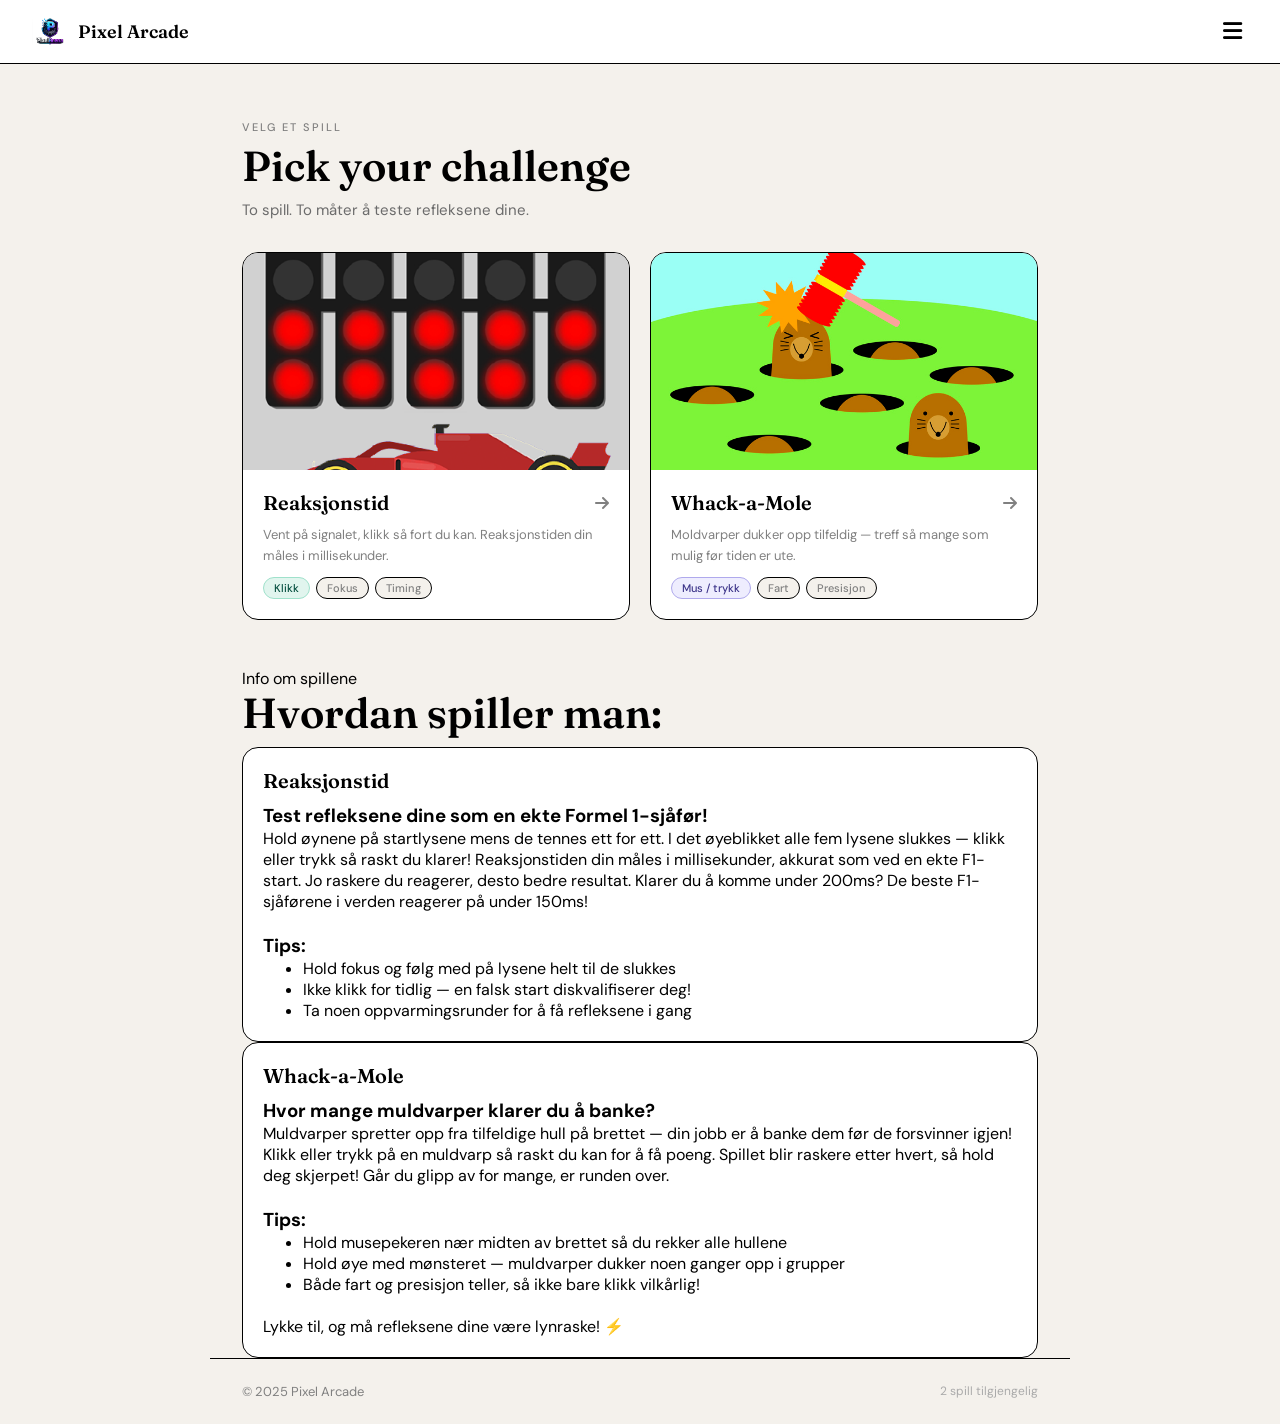
<file: index.html>
<!DOCTYPE html>
<html lang="en">

<head>
    <meta charset="UTF-8">
    <meta name="viewport" content="width=device-width, initial-scale=1.0">
    <title>Pixel Arcade</title>
    <link rel="stylesheet" href="style.css">
    <link rel="stylesheet" href="https://cdnjs.cloudflare.com/ajax/libs/font-awesome/6.5.0/css/all.min.css">
</head>

<body>
    <header>
        <div class="logo">
            <img src="bilder/PixelLogo.png" alt="Pixel Arcade logo">
            <span class="logoNavn">Pixel Arcade</span>
        </div>
        <nav>
            <button class="navKnapp" id="burger">
                <i class="fa-solid fa-bars"></i>
            </button>
            <button class="navKnapp" id="kryss">
                <i class="fa-solid fa-xmark"></i>
            </button>
            <div class="navbar" id="navbar">
                <a href="/index.html" class="navLenke">
                    <i class="fa-solid fa-house"></i>
                    Hjem
                </a>
                <a href="#s2" class="navLenke">
                    <i class="fa-solid fa-circle-info"></i>
                    Info
                </a>
            </div>
        </nav>
    </header>

    <main>
        <section class="hero">
            <p class="heroTopp">Velg et spill</p>
            <h1 class="heroTittel">Pick your challenge</h1>
            <p class="heroUnder">To spill. To måter å teste refleksene dine.</p>
        </section>

        <section id="s1">

            <a href="Reaksjons tid/index.html" class="kort">
                <div class="kortBilde">
                    <img src="bilder/reaksjonsTid.png">
                </div>
                <div class="kortInnhold">
                    <div class="kortTopp">
                        <h2>Reaksjonstid</h2>
                        <i class="fa-solid fa-arrow-right pil"></i>
                    </div>
                    <p class="beskrivelse">Vent på signalet, klikk så fort du kan. Reaksjonstiden din måles i
                        millisekunder.</p>
                    <div class="tagger">
                        <span class="tag tagGronn">Klikk</span>
                        <span class="tag">Fokus</span>
                        <span class="tag">Timing</span>
                    </div>
                </div>
            </a>

            <a href="whack-a-mole/index.html" class="kort">
                <div class="kortBilde">
                    <img src="bilder/whack.jpg">
                </div>
                <div class="kortInnhold">
                    <div class="kortTopp">
                        <h2>Whack-a-Mole</h2>
                        <i class="fa-solid fa-arrow-right pil"></i>
                    </div>
                    <p class="beskrivelse">Moldvarper dukker opp tilfeldig — treff så mange som mulig før tiden er
                        ute.</p>
                    <div class="tagger">
                        <span class="tag tagLilla">Mus / trykk</span>
                        <span class="tag">Fart</span>
                        <span class="tag">Presisjon</span>
                    </div>
                </div>
            </a>

        </section>
        <section id="s2">
            <p class="heroLabel">Info om spillene</p>
            <h1 class="heroTittel">Hvordan spiller man:</h1>
            <div class="kort">
                <div class="kortInnhold">
                    <div class="kortTopp">
                        <h2>Reaksjonstid</h2>
                    </div>
                    <div>
                        <h3>Test refleksene dine som en ekte Formel 1-sjåfør!</h3>
                        <p>
                            Hold øynene på startlysene mens de tennes ett for ett. I det øyeblikket alle fem lysene
                            slukkes
                            — klikk eller trykk så raskt du klarer! Reaksjonstiden din måles i millisekunder, akkurat
                            som
                            ved en ekte F1-start. Jo raskere du reagerer, desto bedre resultat. Klarer du å komme under
                            200ms? De beste F1-sjåførene i verden reagerer på under 150ms!
                        </p>
                        <br>
                        <h3>Tips:</h3>
                        <ul>
                            <li>Hold fokus og følg med på lysene helt til de slukkes</li>
                            <li>Ikke klikk for tidlig — en falsk start diskvalifiserer deg!</li>
                            <li>Ta noen oppvarmingsrunder for å få refleksene i gang</li>
                        </ul>
                    </div>
                </div>
            </div>
            <div class="kort">
                <div class="kortInnhold">
                    <div class="kortTopp">
                        <h2>Whack-a-Mole</h2>
                    </div>
                    <div>
                        <h3>Hvor mange muldvarper klarer du å banke?</h3>
                        <p>
                            Muldvarper spretter opp fra tilfeldige hull på brettet — din jobb er å banke dem før de
                            forsvinner
                            igjen! Klikk eller trykk på en muldvarp så raskt du kan for å få poeng. Spillet blir raskere
                            etter
                            hvert, så hold deg skjerpet! Går du glipp av for mange, er runden over.
                        </p>
                        <br>
                        <h3>Tips:</h3>
                        <ul>
                            <li>Hold musepekeren nær midten av brettet så du rekker alle hullene</li>
                            <li>Hold øye med mønsteret — muldvarper dukker noen ganger opp i grupper</li>
                            <li>Både fart og presisjon teller, så ikke bare klikk vilkårlig!</li>
                        </ul>
                        <br>
                        <p>
                            Lykke til, og må refleksene dine være lynraske! ⚡
                        </p>
                    </div>


                </div>
            </div>
        </section>
    </main>

    <footer>
        <p class="footerTekst">&copy; 2025 Pixel Arcade</p>
        <p class="footerUnder">2 spill tilgjengelig</p>
    </footer>

    <script src="script.js"></script>
</body>

</html>
</file>
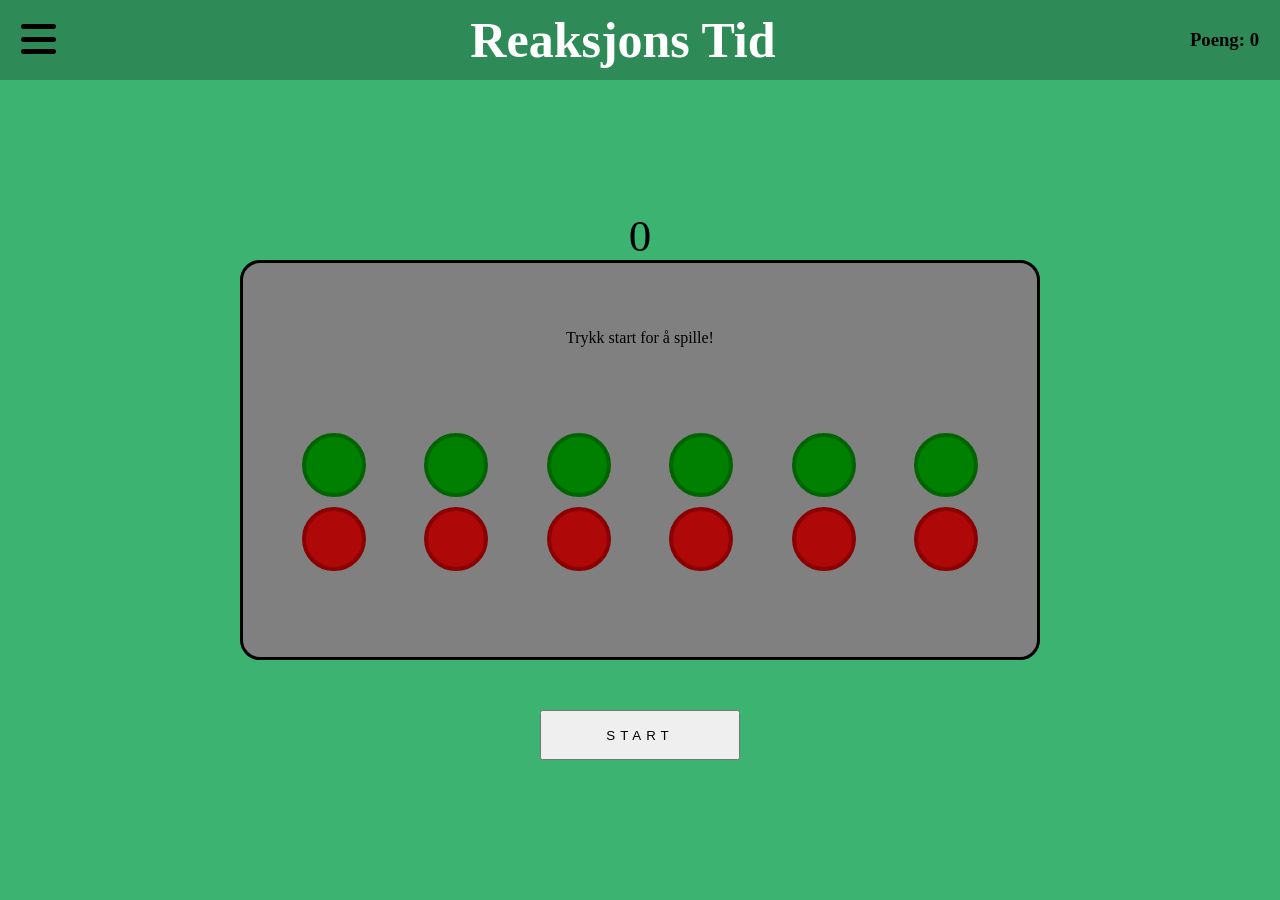
<file: Reaksjons tid/index.html>
<!DOCTYPE html>
<html lang="en">
<link rel="stylesheet" href="style.css">
<link rel="stylesheet" href="https://cdnjs.cloudflare.com/ajax/libs/font-awesome/6.5.0/css/all.min.css">

<head>
    <meta charset="UTF-8">
    <meta name="viewport" content="width=device-width, initial-scale=1.0">
    <title>reaksjonsTid</title>
</head>

<body id="body">
    <header id="header">
        <nav>
            <i class="fa-solid fa-bars" id="burger"></i>
            <div>
                <i class="fa-solid fa-xmark" id="kryss"></i>
            </div>
            <div class="navbar" id="navbar">
                <div><a href="/index.html"><i class="fa-solid fa-house"></i></a></i></div>
                <div><i class="fa-solid fa-rotate-right" id="restart"></i></div>
                <div><i class="fa-solid fa-sun" id="light"></i></div>
                <div><i class="fa-solid fa-moon" id="dark"></i></div>
            </div>
        </nav>
        <h1>Reaksjons Tid</h1>
        <div id="poeng">
            <h3>Poeng:</h3>
        </div>
    </header>
    <main>
        <section>
            <div class="timer"><span id="tid">0</span></div>
            <div class="container">
                <div id="tekst">Trykk start for å spille!</div>
                <div class="boks">
                    <div class="lys green">
                        <div class="sirkel"></div>
                        <div class="sirkel"></div>
                        <div class="sirkel"></div>
                        <div class="sirkel"></div>
                        <div class="sirkel"></div>
                        <div class="sirkel"></div>
                    </div>

                    <div class="lys red">
                        <div class="sirkel"></div>
                        <div class="sirkel"></div>
                        <div class="sirkel"></div>
                        <div class="sirkel"></div>
                        <div class="sirkel"></div>
                        <div class="sirkel"></div>
                    </div>

                </div>
            </div>
            <button id="start">start</button>
        </section>
    </main>
    <footer></footer>
</body>
<script src="script.js"></script>

</html>
</file>
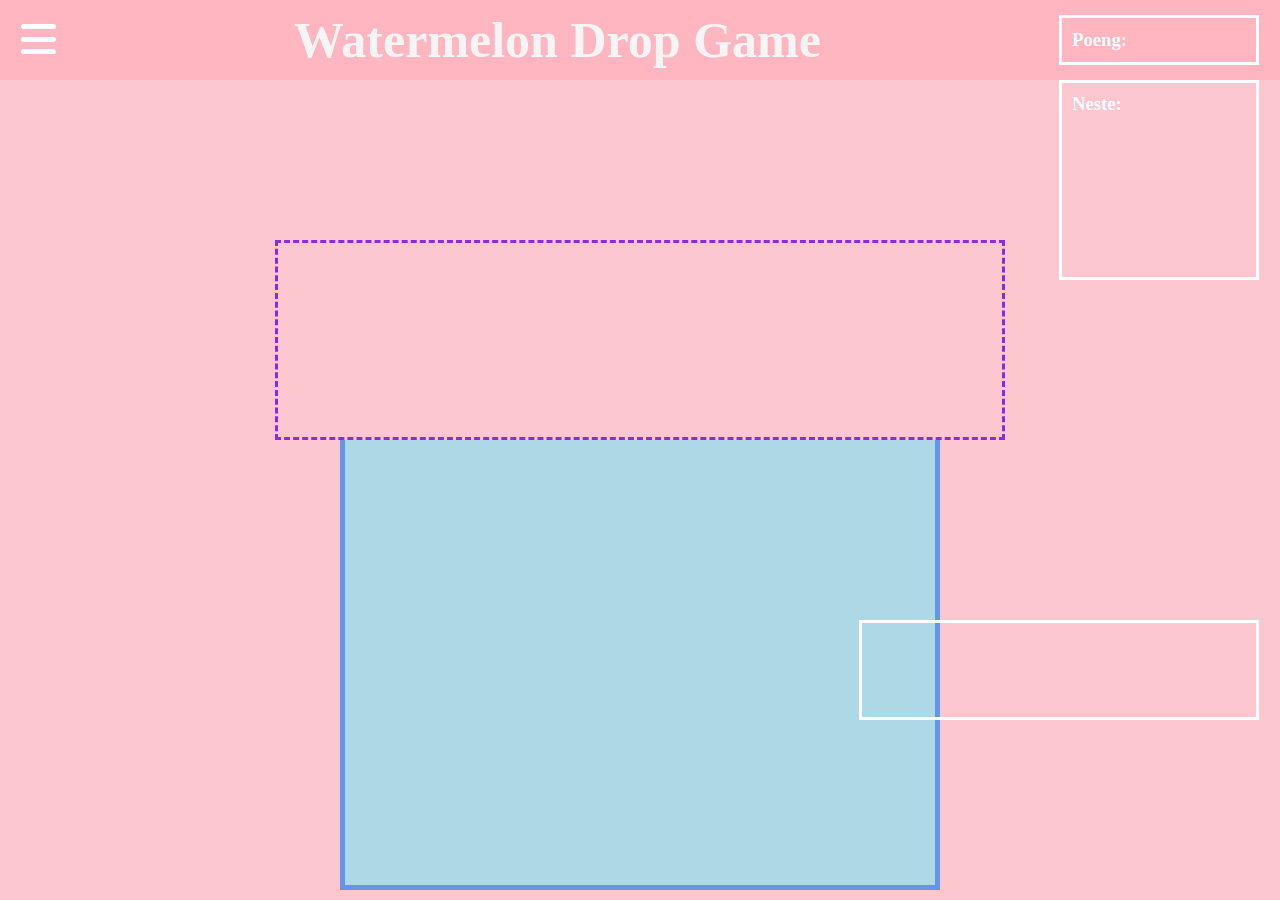
<file: watermelon_drop/index.html>
<!DOCTYPE html>
<html lang="en">
<link rel="stylesheet" href="style.css">
<link rel="stylesheet" href="https://cdnjs.cloudflare.com/ajax/libs/font-awesome/6.5.0/css/all.min.css">


<head>
    <meta charset="UTF-8">
    <meta name="viewport" content="width=device-width, initial-scale=1.0">
    <title>Watermelon drop</title>
</head>

<body>
    <header>
        <nav>
            <i class="fa-solid fa-bars" id="burger"></i>
            <div class="">
                <i class="fa-solid fa-xmark" id="kryss"></i>
            </div>
            <div class="navbar" id="navbar">
                <div><a href="/index.html"><i class="fa-solid fa-house"></i></a></i></div>
                <div onclick="restart()"><i class="fa-solid fa-rotate-right"></i></div>
                <div><i class="fa-solid fa-music"></i></div>
                <div><i class="fa-solid fa-moon"></i></div>
            </div>
        </nav>
        <h1>Watermelon Drop Game</h1>
        <div id="poeng">
            <h3>Poeng:</h3>
        </div>
    </header>

    <main>
        <section>
            <div class="topDel">
                <canvas class="ballSpace"></canvas>
                <div id="boks">
                    <canvas class="dropCanvas"></canvas>
                </div>
            </div>

            <div class="sidebar">
                <div id="neste">
                    <h3>Neste:</h3>
                </div>
                <div class="rekkefølge">
                    <div></div>
                    <div></div>
                    <div></div>
                    <div></div>
                    <div></div>
                </div>
            </div>
        </section>
    </main>

    <footer></footer>
    <script src="script.js" ></script>
</body>

</html>
</file>
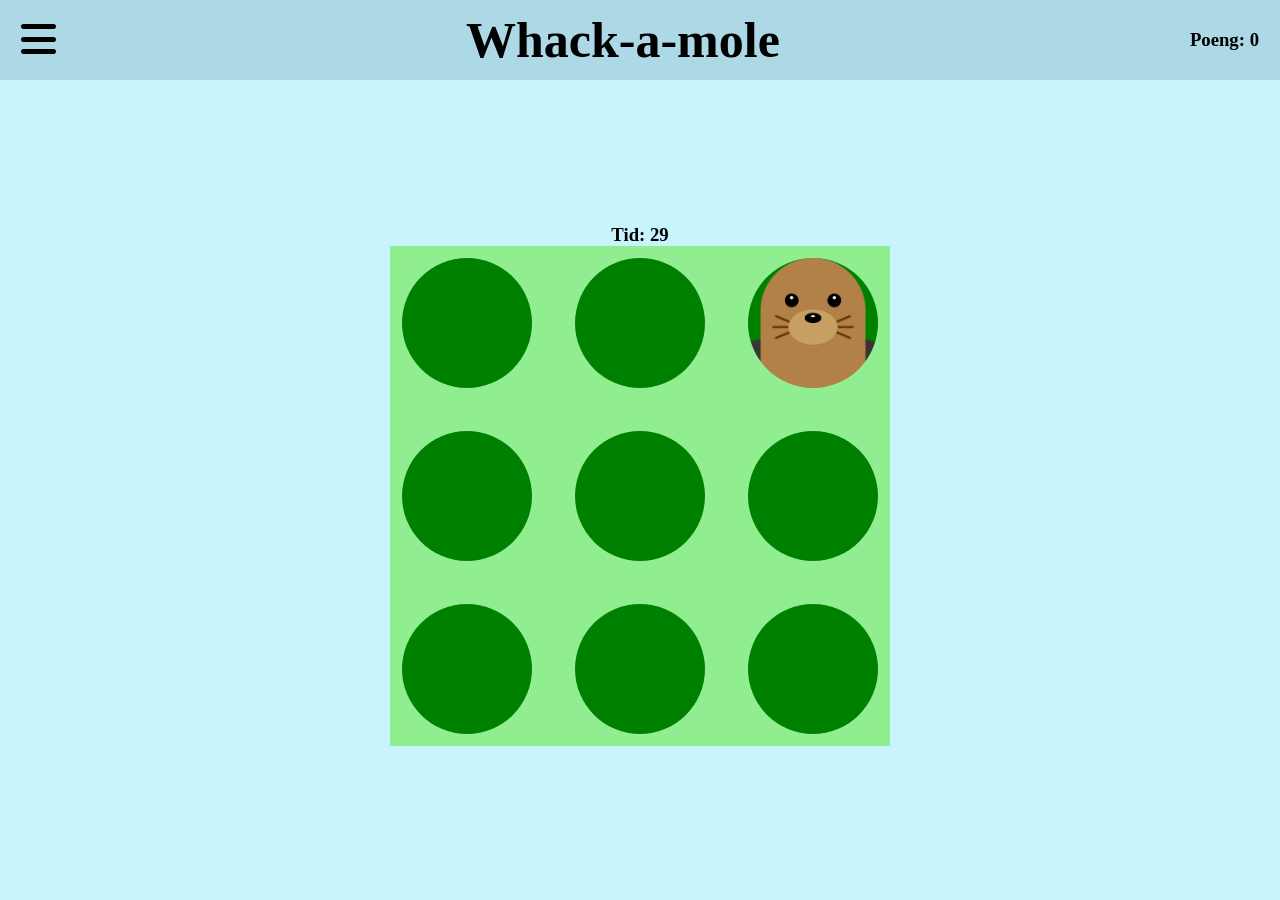
<file: whack-a-mole/index.html>
<!DOCTYPE html>
<html lang="en">
<link rel="stylesheet" href="style.css">
<link rel="stylesheet" href="https://cdnjs.cloudflare.com/ajax/libs/font-awesome/6.5.0/css/all.min.css">

<head>
    <meta charset="UTF-8">
    <meta name="viewport" content="width=device-width, initial-scale=1.0">
    <title>Whack-a-mole</title>
</head>

<body id="body">
    <header id="header">
        <nav>
            <i class="fa-solid fa-bars" id="burger"></i>
            <div>
                <i class="fa-solid fa-xmark" id="kryss"></i>
            </div>
            <div class="navbar" id="navbar">
                <div><a href="/index.html"><i class="fa-solid fa-house"></i></a></i></div>
                <div><i class="fa-solid fa-rotate-right" id="restart"></i></div>
                <div><i class="fa-solid fa-moon" id="dark"></i></div>
                <div><i class="fa-solid fa-sun" id="light"></i></div>
            </div>
        </nav>

        <h1>Whack-a-mole</h1>
        <div id="poeng">
            <h3>Poeng: <span id="poengTall">0</span></h3>
        </div>
    </header>
    <main>
        <section id="s1">
            <div id="timerDiv">
                <h3>Tid: <span id="timerTall">30</span></h3>
            </div>
            <div id="gameOver">
                <h2>Spillet er over!</h2>
                <p>Du fikk <span id="sluttPoeng">0</span> poeng</p>
                <h3>Highscore: <span id="highscoreTall">0</span></h3>
                <button id="startKnapp">Spill igjen</button>
            </div>
            <div id="boks">
                <div class="hole" id="mole"></div>
                <div class="hole"></div>
                <div class="hole"></div>
                <div class="hole"></div>
                <div class="hole"></div>
                <div class="hole"></div>
                <div class="hole"></div>
                <div class="hole"></div>
                <div class="hole"></div>
            </div>
        </section>
    </main>
    <footer></footer>
    <script src="script.js"></script>
</body>

</html>
</file>
<file: style.css>
@import url('https://fonts.googleapis.com/css2?family=DM+Sans:wght@300;400;500&family=Fraunces:wght@600&display=swap');

* {
    margin: 0;
    box-sizing: border-box;
}

body {
    background-color: rgb(244, 241, 236);
    font-family: 'DM Sans', sans-serif;
    color: black;
}

header {
    background: rgb(255, 255, 255);
    height: 64px;
    padding: 0 32px;
    display: flex;
    justify-content: space-between;
    align-items: center;
    border-bottom: 1px solid black;
    position: fixed;
    top: 0;
    width: 100%;
    z-index: 100;
}

.logo {
    display: flex;
    align-items: center;
    gap: 10px;
}

.logo img {
    width: 36px;
    border-radius: 8px;
}

.logoNavn {
    font-family: 'Fraunces', serif;
    font-size: 18px;
    font-weight: 600;
}

nav {
    position: relative;
    display: flex;
    align-items: center;
}

.navKnapp {
    background: none;
    border: none;
    font-size: 22px;
    cursor: pointer;
    color: black;
    padding: 6px;
    border-radius: 8px;
    transition: background 0.2s;
}

.navKnapp:hover {
    background: rgb(244, 241, 236);
}

#kryss {
    display: none;
}

#kryss.synlig {
    display: flex;
}

#burger.skjult {
    display: none;
}

.navbar {
    display: none;
    position: absolute;
    right: 0;
    top: 76px;
    background: rgb(255, 255, 255);
    border: 1px solid black;
    border-radius: 12px;
    padding: 8px;
    min-width: 160px;
    flex-direction: column;
    z-index: 200;
}

.navbar.open {
    display: flex;
}

.navLenke {
    display: flex;
    align-items: center;
    gap: 10px;
    padding: 10px 14px;
    font-size: 14px;
    font-weight: 500;
    color: black;
    text-decoration: none;
    border-radius: 8px;
    transition: background 0.2s;
}

.navLenke:hover {
    background: rgb(244, 241, 236);
}

main {
    padding-top: 64px;
    max-width: 860px;
    margin: 0 auto;
    padding-left: 32px;
    padding-right: 32px;
}

.hero {
    padding-top: 56px;
    padding-bottom: 32px;
}

.heroTopp {
    font-size: 11px;
    font-weight: 500;
    letter-spacing: 2px;
    text-transform: uppercase;
    color: gray;
    margin-bottom: 8px;
}

.heroTittel {
    font-family: 'Fraunces', serif;
    font-size: 42px;
    font-weight: 600;
    line-height: 1.15;
    margin-bottom: 10px;
}

.heroUnder {
    font-size: 15px;
    color: rgb(107, 107, 107);
}

#s1 {
    display: grid;
    grid-template-columns: 1fr 1fr;
    gap: 20px;
    padding-bottom: 48px;
}

.kort {
    background: rgb(255, 255, 255);
    border: 1px solid black;
    border-radius: 16px;
    overflow: hidden;
    text-decoration: none;
    color: black;
    display: flex;
    flex-direction: column;
    transition: transform 0.2s, border-color 0.2s;
}

.kort:hover {
    transform: translateY(-3px);
    border-color: black;
}

.kort:hover .pil {
    transform: translateX(3px);
    color: black;
}

.kortBilde {
    overflow: hidden;
}

.kortBilde img {
    width: 100%;
    aspect-ratio: 16/9;
    object-fit: cover;
    display: block;
    transition: transform 0.4s;
}

.kort:hover .kortBilde img {
    transform: scale(1.04);
}

.kortInnhold {
    padding: 20px;
    display: flex;
    flex-direction: column;
    gap: 10px;
}

.kortTopp {
    display: flex;
    align-items: center;
    justify-content: space-between;
}

.kortTopp h2 {
    font-family: 'Fraunces', serif;
    font-size: 20px;
    font-weight: 600;
}

.pil {
    color: gray;
}

.beskrivelse {
    font-size: 13px;
    color: gray;
    line-height: 1.6;
}

.tagger {
    display: flex;
    flex-wrap: wrap;
    gap: 6px;
}

.tag {
    font-size: 11px;
    font-weight: 500;
    padding: 3px 10px;
    border-radius: 99px;
    border: 1px solid black;
    color: gray;
    background: rgb(244, 241, 236);
}

.tagGronn {
    background: rgb(225, 245, 238);
    border-color: rgb(159, 225, 203);
    color: rgb(8, 80, 65);
}

.tagLilla {
    background: rgb(238, 237, 254);
    border-color: rgb(175, 169, 236);
    color: rgb(60, 52, 137);
}

footer {
    display: flex;
    justify-content: space-between;
    padding: 24px 32px;
    border-top: 1px solid black;
    max-width: 860px;
    margin: 0 auto;
}

.footerTekst {
    font-size: 13px;
    color: gray;
}

.footerUnder {
    font-size: 12px;
    color: rgb(170, 170, 170);
}
</file>
<file: Reaksjons tid/style.css>
body {
    margin: 0;
    background-color: mediumseagreen;
    font-family: 'Diphylleia';
}

* {
    margin: 0;
    box-sizing: border-box;
}

img {
    display: block;
    max-width: 100%;
    border-radius: 10%;
}

.fa-solid {
    color: black;
}

.body {
    background-color: lightgreen;
}

.header {
    background-color: rgb(112, 186, 112);
}

header {
    background-color: seagreen;
    height: 80px;
    padding: 21px;
    display: flex;
    justify-content: space-between;
    align-items: center;
    position: relative;
}

h1 {
    text-align: center;
    font-size: 50px;
    color: white;
}

nav {
    font-size: 40px;
}

#navbar {
    display: none;
    position: absolute;
    left: 0;
    top: 80px;
    background-color: seagreen;
    padding: 10px;
    flex-direction: column;
    gap: 15px;
    z-index: 10;
}

#navbar.open {
    display: flex;
    flex-direction: column;
}

#navbar.light {
    background-color: rgb(112, 186, 112);
}

#navbar.open.dark {
    background-color: rgb(112, 186, 112);
}

#dark {
    display: none;
    cursor: pointer;
}

#kryss {
    display: none;
    cursor: pointer;
}

#burger {
    cursor: pointer;
}

section {
    height: 90vh;
    display: flex;
    flex-direction: column;
    justify-content: center;
    align-items: center;
}

.timer {
    width: 200px;
    height: 50px;
    font-size: 45px;
    text-align: center;
}

.container {
    height: 400px;
    width: 800px;
    background-color: gray;
    border: black 3px solid;
    border-radius: 20px;
    display: flex;
    flex-direction: column;
    justify-content: space-evenly;
    align-items: center;
}

.boks {
    width: 100%;
    display: flex;
    flex-direction: column;
    justify-content: space-around;
    align-items: stretch;
    gap: 10px;
    padding: 20px;
}


.lys {
    display: flex;
    justify-content: space-evenly;
    align-items: stretch;
    gap: 20px;
}

.sirkel {
    width: 64px;
    aspect-ratio: 1;
    border-radius: 100%;
    background-color: grey;
}

.green div {
    background-color: green;
    border: darkgreen 4px solid;
}

.sirkel.onGreen {
    background-color:yellowgreen;
    border-color: green;
}

.red div {
    background-color: rgb(175, 8, 8);
    border: darkred 4px solid;
}

.sirkel.onRed{
    background-color: red;
    border-color:rgb(175, 8, 8) ;
}


button {
    margin-top: 50px;
    width: 200px;
    height: 50px;
    text-transform: uppercase;
    letter-spacing: 5px;
}

@media (max-width: 800px) {
    .container {
        width: 90%;
        height: 350px;
    }

    .sirkel {
        width: 45px;
    }

    h1 {
        font-size: 35px;
    }
}

@media (max-width: 500px) {
    .container {
        width: 95%;
        height: 300px;
    }

    .sirkel {
        width: 30px;
    }

    h1 {
        font-size: 25px;
    }

    button {
        width: 150px;
        height: 45px;
        font-size: 14px;
    }

    .timer {
        font-size: 30px;
    }
}
</file>
<file: watermelon_drop/style.css>
html {}

body {
    margin: 0;
    background-color: rgb(253, 199, 208);
    font-family: 'Diphylleia';
}

* {
    margin: 0;
    box-sizing: border-box;
}

img {
    display: block;
    max-width: 100%;
    border-radius: 10%;
}

header {
    background-color: lightpink;
    height: 80px;
    padding: 21px;
    display: flex;
    justify-content: space-between;
    align-items: center;
}

nav {
    font-size: 40px;
}

#navbar {
    display: none;
    position: absolute;
    left: 0;
    top: 80px;
    background-color: lightpink;
    padding: 10px;
    flex-direction: column;
    gap: 15px;
    z-index: 10;
}

#navbar.open {
    display: flex;
    flex-direction: column;
}

#kryss {
    display: none;
    cursor: pointer;
}

#burger {
    cursor: pointer;
}

h1 {
    text-align: center;
    font-size: 50px;
    color: whitesmoke;
}

.topBoks {
    display: flex;
    flex-direction: column;
    margin-top: 420px;
    gap: 20px;
}

#poeng {
    width: 200px;
    border: solid white 3px;
    height: 50px;
    color: white;
    display: flex;
    align-items: center;
    padding: 10px;
}


section {
    min-height: 90vh;
    display: flex;
    align-items: flex-end;
    justify-content: center;
    position: relative;
}

.topDel {
    display: flex;
    flex-direction: column;
    align-items: center;
}

#boks {
    background-color: lightblue;
    border-bottom: solid 5px cornflowerblue;
    border-left: solid 5px cornflowerblue;
    border-right: solid 5px cornflowerblue;
    width: 600px;
    height: 450px;
    position: relative;
}

.ball {
  position: absolute;
  border-radius: 50%;
  overflow: hidden;
  transform: translate(-50%, -50%); 
  display: flex;
  align-items: center;
  justify-content: center;
  font-size: 20px;
}

.dropCanvas {
    position: absolute;
    top: 0;
    left: 0;
    width: 100%;
    height: 100%;
}

.ballSpace {
    width: 730px;
    height: 200px;
    border: dashed blueviolet 3px;
}



.fa-solid {
    color: white;
}

.sidebar {
    display: flex;
    flex-direction: column;
    justify-content: space-between;
    align-items: flex-end;
    height: 640px;
    width: 200px;
    position: absolute;
    right: 21px;
    top: 0;
}

#neste {
    height: 200px;
    width: 200px;
    color: white;
    border: white 3px solid;
    padding: 10px;
}

.rekkefølge {
    height: 100px;
    width: 400px;
    border: 3px solid white;
}

footer {
    background-color: lightpink;
}
</file>
<file: whack-a-mole/style.css>
html {}

body {
    margin: 0;
    background-color: rgb(199, 244, 253);
    font-family: 'Diphylleia';
}

* {
    margin: 0;
    box-sizing: border-box;
}

img {
    display: block;
    max-width: 100%;
    border-radius: 10%;
}

.fa-solid {
    color: black;
}

.body {
    background-color: rgb(157, 196, 209);
}

.header {
    background-color: rgb(125, 180, 198);
}

header {
    background-color: lightblue;
    height: 80px;
    padding: 21px;
    display: flex;
    justify-content: space-between;
    align-items: center;
}

h1 {
    text-align: center;
    font-size: 50px;

}

nav {
    font-size: 40px;
}

#navbar {
    display: none;
    position: absolute;
    left: 0;
    top: 80px;
    background-color: lightblue;
    padding: 10px;
    flex-direction: column;
    gap: 15px;
    z-index: 10;
}

#navbar.open {
    display: flex;
    flex-direction: column;
}

#navbar.dark {
    background-color: rgb(157, 196, 209);
}

#navbar.open.dark {
    background-color: rgb(125, 180, 198);
}

#light {
    display: none;
    cursor: pointer;
}

#kryss {
    display: none;
    cursor: pointer;
}

#burger {
    cursor: pointer;
}

.logo {
    display: flex;
    align-items: center;
    width: 100px;
}

.logo img {
    width: 60px;
}

#s1 {
    display: flex;
    flex-direction: column;
    justify-content: center;
    align-items: center;
    height: 90vh;
}

#boks {
    height: 500px;
    width: 500px;
    background-color: lightgreen;
    display: grid;
    grid-template-columns: repeat(3, 100px);
    grid-template-rows: auto;
    gap: 20px;
    justify-content: space-around;
    justify-items: center;
    align-items: center;
}

.hole {
    width: 130px;
    aspect-ratio: 1;
    border-radius: 100%;
    background-color: green;
    background-size: cover;
    background-position: center;
    cursor: pointer;
}

#gameOver {
    height: 250px;
    width: 200px;
    background-color: beige;
    text-align: center;
    line-height: 50px;
    align-items: center;
    border-radius: 20px;
}

#sluttPoeng {
    font-weight: 900;
}

#startKnapp {
    height: 30px;
    width: 100px;
    font-size: 15px;
    border-radius: 20px;
    background-color: green;

}

#s2 {
    display: flex;
    flex-direction: column;
    justify-content: center;
    align-items: center;
    height: 100vh;
}
</file>
